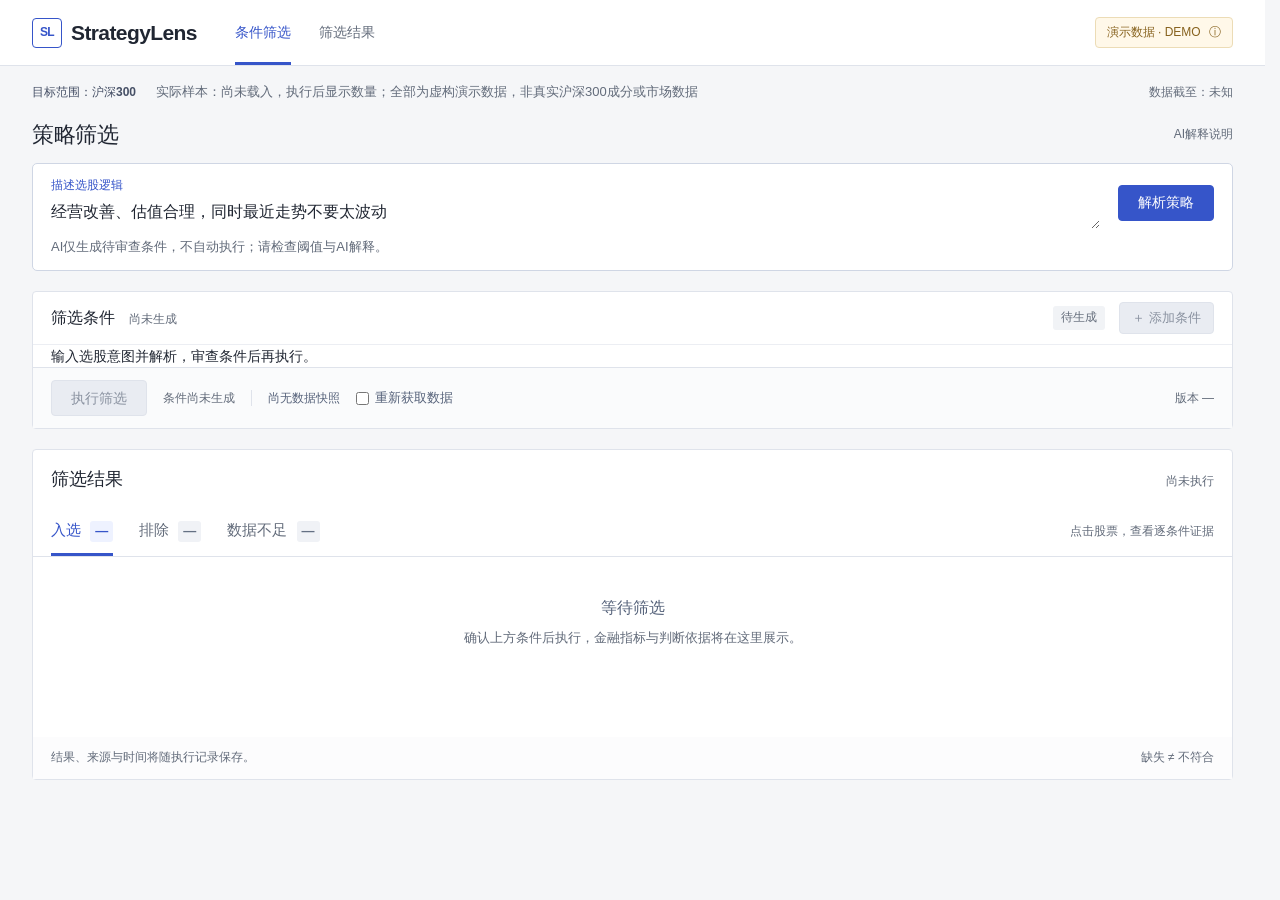
<file: index.html>
<!doctype html>
<html lang="zh-CN">
<head>
  <meta charset="utf-8">
  <meta name="viewport" content="width=device-width, initial-scale=1">
  <meta name="description" content="StrategyLens｜自然语言智能选股与策略解释器。检查条件、比较股票、追溯每一次筛选。">
  <title>StrategyLens｜自然语言智能选股与策略解释器</title>
  <link rel="stylesheet" href="/static/styles.css">
  <script src="/static/demo-api.js"></script>
  <script src="/static/ai-overlay.js"></script>
  <script src="/static/app.js" type="module"></script>
</head>
<body>
  <header class="topbar">
    <div class="shell topbar-inner">
      <a href="/" class="brand" aria-label="StrategyLens 首页"><span class="brand-mark" aria-hidden="true">SL</span><strong>StrategyLens</strong></a>
      <nav class="main-nav" aria-label="工作台导航"><a class="current" href="#strategy-title">条件筛选</a><a href="#results-title">筛选结果</a></nav>
      <button id="data-status" class="data-badge" aria-haspopup="dialog">读取数据状态…</button>
    </div>
  </header>
  <main class="shell workspace">
    <div class="data-context" aria-label="数据范围与时点"><span id="universe-label" class="target-universe">目标范围：沪深300</span><span id="scope-description">实际数据范围待确认</span><span id="as-of" class="as-of">数据截至：未知</span></div>
    <section class="command-section" aria-labelledby="workspace-title">
      <div class="workspace-heading"><h1 id="workspace-title">策略筛选</h1><button id="compiler-status" class="text-button" aria-haspopup="dialog" title="查看当前输入能力">固定模板说明</button></div>
      <form id="intent-form" class="intent-box">
        <label id="intent-label" for="intent">示例策略</label>
        <textarea id="intent" rows="2" maxlength="2000" required readonly aria-describedby="compiler-notice">经营改善、估值合理，同时最近走势不要太波动</textarea>
        <div class="intent-actions"><span id="compiler-notice">当前为固定模板，不解析任意自然语言。载入后可直接编辑条件。</span><button id="compile" type="submit" class="primary" disabled>载入示例策略</button></div>
      </form>
    </section>
    <section id="semantic-notice" class="inline-alert" aria-live="polite" hidden></section>
    <div id="patch-tools" hidden><form id="patch-form" class="action-bar"><label for="patch-intent">修改当前策略</label><input id="patch-intent" maxlength="2000" required placeholder="例如：PE改成20，其他不变"><button class="secondary" type="submit">解析修改</button></form><div id="patch-preview" class="inline-alert" hidden><div id="patch-summary"></div><button id="apply-patch" class="secondary">确认应用修改</button></div></div>
    <div id="message" class="inline-alert" role="alert" hidden></div>
    <section class="strategy-section" aria-labelledby="strategy-title">
      <div class="section-heading"><h2 id="strategy-title">筛选条件 <span id="condition-count" class="muted">尚未生成</span></h2><div class="section-tools"><span id="strategy-status" class="status">待生成</span><button id="add-condition" class="secondary small" disabled>＋ 添加条件</button></div></div>
      <div id="conditions" class="condition-list"><p class="empty-conditions">载入示例策略后，可编辑阈值、比较关系和启用状态。</p></div>
      <div id="conflicts" class="inline-alert" role="alert" hidden></div>
      <div class="action-bar"><button id="execute" class="primary" disabled>执行筛选</button><span id="save-state" class="save-state" role="status">条件尚未生成</span><span class="action-divider"></span><span id="snapshot-state" class="snapshot-state">尚无数据快照</span><label class="refresh-option"><input type="checkbox" id="refresh-data">重新获取数据</label><span id="strategy-meta" class="revision">版本 —</span></div>
    </section>
    <section class="results-section" aria-labelledby="results-title">
      <div class="results-heading"><h2 id="results-title">筛选结果 <small id="scope-caption">等待执行</small></h2><span id="result-version" class="muted">—</span></div>
      <div id="stale" class="notice" role="status" hidden></div>
      <div id="run-state" class="run-state" role="status" hidden></div>
      <div id="diff" class="change-summary" hidden></div>
      <div class="result-navigation"><div class="tabs" role="tablist" aria-label="股票筛选状态"><button id="tab-selected" class="tab active" role="tab" aria-selected="true" aria-controls="results-list" data-tab="selected">入选 <span id="count-selected">—</span></button><button id="tab-excluded" class="tab" role="tab" aria-selected="false" aria-controls="results-list" data-tab="excluded">排除 <span id="count-excluded">—</span></button><button id="tab-unknown" class="tab" role="tab" aria-selected="false" aria-controls="results-list" data-tab="unknown">数据不足 <span id="count-unknown">—</span></button></div><span class="table-hint">点击股票，查看逐条件证据</span></div>
      <div id="results-list" class="table-viewport" role="tabpanel" tabindex="0" aria-labelledby="tab-selected"><div class="empty-results"><h3>等待筛选</h3><p>确认上方条件后执行。结果将在这里逐项展示。</p></div></div>
      <footer class="result-footer"><span id="execution-meta">结果、数据来源与时间将随执行记录保存。</span><span>缺失 ≠ 不符合</span></footer>
    </section>
  </main>
  <dialog id="drawer" class="evidence-drawer" aria-labelledby="drawer-title"><div class="drawer-header"><div><span class="eyebrow">条件判断依据</span><h2 id="drawer-title"></h2><div id="drawer-subtitle" class="muted"></div></div><button id="close-drawer" class="icon-button" aria-label="关闭详情">×</button></div><div id="drawer-content"></div></dialog>
  <dialog id="condition-dialog" class="compact-dialog" aria-labelledby="add-title"><form id="add-form"><div class="dialog-heading"><h2 id="add-title">添加筛选条件</h2><button type="button" class="icon-button" data-close="condition-dialog" aria-label="关闭添加条件">×</button></div><label for="new-metric">指标</label><select id="new-metric"></select><div class="new-threshold"><div><label for="new-operator">关系</label><select id="new-operator"><option>&gt;</option><option>&gt;=</option><option selected>&lt;</option><option>&lt;=</option><option>==</option></select></div><div><label for="new-value">阈值 <span id="new-unit">倍</span></label><input id="new-value" type="number" step="any" required value="30"></div></div><p class="dialog-note">仅使用当前四项指标。相同指标可设置多个约束，冲突时会阻止执行。</p><button type="submit" class="primary">添加到当前策略</button></form></dialog>
  <dialog id="condition-details" class="compact-dialog" aria-labelledby="origin-title"><div class="dialog-heading"><h2 id="origin-title">条件说明</h2><button class="icon-button" data-close="condition-details" aria-label="关闭条件说明">×</button></div><div id="origin-content"></div></dialog>
  <dialog id="data-dialog" class="compact-dialog data-dialog" aria-labelledby="data-title"><div class="dialog-heading"><h2 id="data-title">数据来源与执行状态</h2><button class="icon-button" data-close="data-dialog" aria-label="关闭数据说明">×</button></div><div id="data-content"></div></dialog>
</body>
</html>
</file>
<file: static/styles.css>
:root {
  --brand:#3655c9; --brand-hover:#2945ae; --brand-soft:#eef2ff;
  --page:#f5f6f8; --surface:#fff; --surface-soft:#f7f8fa;
  --line:#dfe3eb; --divider:#eceef3;
  --text:#202632; --muted:#626b7a; --subtle:#7b8493;
  --pass:#3655c9; --fail:#545f70; --unknown:#91651a;
  font-family:"Segoe UI","PingFang SC","Microsoft YaHei",sans-serif;
  color:var(--text); background:var(--page); font-synthesis:none;
}
* {box-sizing:border-box}
html {scrollbar-gutter:stable}
body {margin:0;font-size:14px;line-height:1.6}
body:has(dialog[open]) {overflow:hidden}
button,input,select,textarea {font:inherit}
button {cursor:pointer;border:0}
button,input,select,textarea {border-radius:4px}
a {color:var(--brand);text-decoration:none}
[hidden] {display:none!important}
h1,h2,h3,p {margin:0}
input,select,textarea {color:var(--text);background:var(--surface);border:1px solid #cdd3df}
button:focus-visible,a:focus-visible,input:focus-visible,select:focus-visible,textarea:focus-visible,tr:focus-visible,summary:focus-visible {outline:2px solid #7389df;outline-offset:3px}
button:disabled {cursor:not-allowed;background:#e9ecf2!important;color:#8a92a0!important;border-color:#dfe3eb!important}
.shell {width:calc(100% - 64px);max-width:1440px;margin:0 auto}
.topbar {height:66px;background:var(--surface);border-bottom:1px solid var(--line)}
.topbar-inner {height:100%;display:flex;align-items:center;gap:38px}
.brand {display:flex;align-items:center;gap:9px;color:var(--text);white-space:nowrap;font-size:21px;letter-spacing:-.6px}
.brand strong {font-weight:650}
.brand-mark {display:grid;place-items:center;width:30px;height:30px;border:1.5px solid var(--brand);border-radius:4px;color:var(--brand);font-size:12px;font-weight:700;letter-spacing:-.7px}
.main-nav {display:flex;align-self:stretch;gap:28px}
.main-nav a {display:flex;align-items:center;color:var(--muted);border-bottom:3px solid transparent;padding:3px 0 0}
.main-nav a.current {color:var(--brand);border-bottom-color:var(--brand);font-weight:600}
.data-badge {margin-left:auto;background:#f0f3fa;color:#435b85;border:1px solid #d9e1ee;padding:5px 11px;font-size:12px;white-space:nowrap}
.data-badge.demo {background:#fff8e9;color:#87621e;border-color:#ecdcb6}
.data-badge::after {content:" ⓘ";margin-left:5px}
.workspace {padding:0 0 32px}
.data-context {display:flex;align-items:center;gap:12px 20px;flex-wrap:wrap;padding:15px 0;color:var(--muted);font-size:12px;line-height:1.7}
.target-universe {font-weight:600;color:#465066;white-space:nowrap}
#scope-description {font-size:13px}
.as-of {margin-left:auto;white-space:nowrap;font-variant-numeric:tabular-nums}
.command-section {margin-bottom:20px}
.workspace-heading {display:flex;align-items:center;justify-content:space-between;margin:0 0 12px;gap:12px}
h1 {font-size:22px;line-height:1.5;font-weight:600;letter-spacing:-.3px}
.text-button {padding:4px 0;color:var(--muted);font-size:12px;background:none;white-space:nowrap}
.text-button:hover {color:var(--brand)}
.intent-box {display:grid;grid-template-columns:minmax(0,1fr) auto;gap:4px 18px;background:var(--surface);border:1px solid #cfd6e4;border-radius:5px;padding:12px 18px}
.intent-box:focus-within {border-color:#8a9ce0}
.intent-box>label {grid-column:1;grid-row:1;display:block;color:var(--brand);font-size:12px;font-weight:600}
.intent-box textarea {grid-column:1;grid-row:2;display:block;border:0;border-radius:0;width:100%;resize:vertical;min-height:30px;height:30px;padding:0;font-size:16px;line-height:1.65;outline-offset:1px}
.intent-box textarea[readonly] {resize:none;cursor:default}
.intent-actions {display:contents}
#compile {grid-column:2;grid-row:1/3;align-self:center}
#compiler-notice {grid-column:1/-1;grid-row:3;font-size:13px;color:var(--muted);min-width:0;margin-top:4px}
.primary {height:36px;padding:0 19px;font-weight:600;font-size:14px;color:#fff;background:var(--brand);border:1px solid var(--brand);white-space:nowrap}
.primary:hover:not(:disabled) {background:var(--brand-hover);border-color:var(--brand-hover)}
.secondary {border:1px solid #cfd6e1;background:#fff;color:#465368;padding:5px 12px;height:32px;font-size:13px}
.secondary:hover:not(:disabled) {color:var(--brand);border-color:#95a4d9;background:#fafbff}
.muted {color:var(--muted);font-size:12px;font-weight:400}
.strategy-section {background:#fff;border:1px solid var(--line);margin-bottom:20px;border-radius:4px}
.section-heading {display:flex;align-items:center;justify-content:space-between;padding:10px 18px;border-bottom:1px solid var(--divider);gap:12px}
h2 {font-size:16px;font-weight:600}
#condition-count {margin-left:10px}
.section-tools {display:flex;align-items:center;gap:14px}
.status {font-size:12px;color:#646d7b;background:#f1f3f6;padding:2px 8px;border-radius:3px;white-space:nowrap}
.status.executed,.status.validated {color:var(--brand);background:var(--brand-soft)}
.status.stale {color:var(--unknown);background:#fff7e5}
.condition-list {display:grid;grid-template-columns:repeat(2,minmax(0,1fr));padding:0 18px;gap:28px}
.condition-group {min-width:0;padding:10px 0 8px}
.condition-group+ .condition-group {border-left:1px solid var(--divider);padding-left:24px}
.group-heading {display:flex;align-items:center;gap:8px;font-size:14px;font-weight:600;margin-bottom:6px;color:#465066}
.group-heading::before {content:"";height:12px;width:3px;background:#a5b2df;border-radius:1px}
.condition-row {display:grid;grid-template-columns:16px minmax(140px,1fr) 64px 94px 22px 28px 28px;align-items:center;gap:8px;min-height:48px;border-bottom:1px solid var(--divider)}
.condition-row:last-child {border-bottom:0}
.condition-row input[type=checkbox] {width:14px;height:14px;margin:0;accent-color:var(--brand)}
.metric-name {font-size:14px;white-space:nowrap}
.operator,.threshold {height:32px;width:100%;padding:3px 7px;font-size:14px;font-variant-numeric:tabular-nums}
.threshold {text-align:right}
.unit {font-size:13px;color:var(--muted)}
.condition-row.disabled .metric-name {color:var(--subtle);text-decoration:line-through;text-decoration-color:#b9c0cc}
.condition-row.disabled .operator,.condition-row.disabled .threshold,.condition-row.disabled .unit {color:var(--subtle);background:#f8f9fb}
.origin-button {border:0;background:transparent;color:#778399;font-size:14px;padding:4px;line-height:1.2}
.origin-button:hover {color:var(--brand);background:var(--brand-soft)}
.origin-button.ai {color:#6554a3}
.icon-button {color:#737e8f;background:transparent;font-size:22px;line-height:1;padding:3px 6px}
.icon-button:hover {color:var(--brand);background:var(--brand-soft)}
.empty-conditions {color:var(--muted);font-size:14px;padding:20px 0;grid-column:1/-1}
.action-bar {border-top:1px solid var(--line);background:#fafbfc;padding:12px 18px;display:flex;align-items:center;flex-wrap:wrap;gap:12px 16px}
.save-state {font-size:12px;color:var(--muted);min-width:72px}
.save-state.dirty {color:var(--unknown)}
.action-divider {height:16px;width:1px;background:var(--line)}
.snapshot-state {font-size:12px;color:#56627a;font-variant-numeric:tabular-nums}
.refresh-option {display:flex;align-items:center;gap:6px;white-space:nowrap;font-size:13px;color:#56627a}
.refresh-option input {margin:0;accent-color:var(--brand)}
.revision {margin-left:auto;font-size:12px;color:var(--muted);font-variant-numeric:tabular-nums;white-space:nowrap}
.inline-alert {padding:10px 14px;border:1px solid #e4d3b2;background:#fff9ee;color:#84601e;border-radius:3px;margin-bottom:14px;font-size:13px;overflow-wrap:anywhere}
#conflicts {margin:0 18px 12px}
.results-section {background:#fff;border:1px solid var(--line);border-radius:4px}
.results-heading {display:flex;align-items:baseline;justify-content:space-between;padding:15px 18px 12px;gap:12px}
.results-heading h2 {font-size:18px}
.results-heading small {margin-left:12px;color:var(--muted);font-weight:400;font-size:12px}
.notice {padding:10px 18px;background:#fff9ec;color:#86601e;border-top:1px solid #eee0c5;border-bottom:1px solid #eee0c5;font-size:13px}
.run-state {padding:0 18px 10px;font-size:13px;color:#526583}
.run-state.failed,.run-state.partial_failure {color:var(--unknown)}
.change-summary {display:flex;align-items:center;flex-wrap:wrap;gap:5px 18px;padding:11px 18px;background:#fafbff;border-top:1px solid var(--divider);border-bottom:1px solid var(--divider);font-size:13px}
.change-title {color:#425476;overflow-wrap:anywhere}
.delta-count {font-weight:600;font-variant-numeric:tabular-nums;color:#30436d}
.attribution {flex-basis:100%;color:var(--muted);font-size:12px}
.attribution.warning {color:var(--unknown)}
.change-summary details {font-size:12px;color:#53627a}
.change-summary details p {padding:6px 0;line-height:1.8}
.result-navigation {display:flex;align-items:center;justify-content:space-between;padding:0 18px;border-bottom:1px solid var(--line);gap:14px}
.tabs {display:flex;gap:26px}
.tab {padding:12px 0 11px;background:none;color:var(--muted);font-size:15px;border-radius:0;border-bottom:3px solid transparent;white-space:nowrap}
.tab.active {color:var(--brand);border-bottom-color:var(--brand);font-weight:600}
.tab span {display:inline-block;margin-left:5px;min-width:21px;font-size:13px;font-weight:600;background:#f0f2f6;color:#647083;border-radius:3px;padding:0 5px;font-variant-numeric:tabular-nums}
.tab.active span {background:var(--brand-soft);color:var(--brand)}
.table-hint {font-size:12px;color:var(--muted)}
.table-viewport {width:100%;overflow-x:auto;min-height:180px}
table {border-collapse:collapse;width:100%;min-width:1240px;table-layout:fixed;font-size:14px}
th {height:44px;padding:9px 12px;background:var(--surface-soft);font-size:12px;font-weight:500;color:#586275;text-align:left;border-bottom:1px solid var(--line);white-space:nowrap}
td {min-height:48px;height:48px;padding:11px 12px;border-bottom:1px solid var(--divider);vertical-align:middle;line-height:1.65}
th:first-child {width:143px} th:nth-child(2) {width:100px} th:nth-child(3),th:nth-child(4) {width:124px} th:nth-child(5) {width:105px} th:nth-child(6) {width:157px} th:nth-child(7) {width:92px} th:nth-child(8) {width:94px}
.numeric,.check-ratio {text-align:right;font-variant-numeric:tabular-nums;font-feature-settings:"tnum";font-family:Consolas,"SFMono-Regular","Microsoft YaHei",monospace}
th.numeric {font-family:inherit}
td.numeric {color:#2d3543;letter-spacing:.1px}
td.numeric.fail {font-weight:600} td.numeric.unknown {color:var(--unknown)}
.stock-open {background:none;color:#263b66;font-weight:600;padding:0;text-align:left;font-size:14px}
.stock-open:hover {text-decoration:underline}
.stock-code {font-family:Consolas,monospace;font-size:13px;color:#707c8e;letter-spacing:.15px}
.check-ratio {color:#5d697d;font-size:13px}
.reason-cell {font-size:13px;color:#59667a;overflow-wrap:anywhere}
.result-status {font-size:12px;padding:3px 7px;border-radius:3px;white-space:nowrap}
.result-status.selected {color:var(--pass);background:var(--brand-soft)}
.result-status.excluded {color:var(--fail);background:#f0f2f5}
.result-status.unknown {color:var(--unknown);background:#fff6e2}
tbody tr {cursor:pointer}
tbody tr:hover {background:#f5f7ff}
tbody tr.is-selected {background:var(--brand-soft)}
.empty-results {padding:38px 24px;color:var(--muted);text-align:center}
.empty-results h3 {font-size:16px;font-weight:500;color:#55627a;margin-bottom:7px}
.empty-results p {font-size:13px}
.result-footer {padding:10px 18px;display:flex;align-items:center;justify-content:space-between;gap:12px;color:var(--muted);font-size:12px;background:#fcfcfd;line-height:1.8}
.result-footer>span:last-child {white-space:nowrap}
dialog {border:1px solid var(--line);border-radius:6px;color:var(--text);padding:0;background:#fff}
dialog::backdrop {background:rgba(28,36,54,.28)}
.compact-dialog {width:min(580px,calc(100% - 32px));max-height:85vh;overflow-y:auto;padding:22px}
.dialog-heading {display:flex;align-items:center;justify-content:space-between;gap:12px;margin-bottom:18px}
.dialog-heading h2 {font-size:18px}
.compact-dialog label {display:block;font-size:13px;color:#53627a;margin-bottom:6px}
.compact-dialog select,.compact-dialog input {width:100%;height:36px;padding:4px 9px}
.new-threshold {display:grid;grid-template-columns:1fr 1fr;gap:16px;margin-top:14px}
.dialog-note {font-size:13px;line-height:1.8;color:var(--muted);margin:14px 0}
.compact-dialog p {margin:10px 0;font-size:14px}
.source-label {font-size:12px;background:var(--brand-soft);color:var(--brand);padding:3px 7px;border-radius:3px}
.evidence-drawer {position:fixed;top:0;right:0;bottom:0;left:auto;margin:0;width:min(580px,100vw);max-width:100vw;height:100dvh;max-height:100dvh;border:0;border-left:1px solid var(--line);border-radius:0;overflow-y:auto;padding:0 22px 24px}
.drawer-header {position:sticky;top:0;z-index:1;background:#fff;display:flex;align-items:flex-start;justify-content:space-between;padding:21px 0 17px;border-bottom:1px solid var(--line);gap:14px}
.eyebrow {font-size:12px;color:var(--muted)}
.drawer-header h2 {font-size:22px;margin:2px 0 4px}
.drawer-summary {font-size:14px;color:#425573;background:#f4f6fb;margin:16px 0 0;padding:10px 12px;border-left:2px solid #8da2d4}
.drawer-summary.warning {background:#fff8e9;color:var(--unknown)}
.evidence-item {padding:20px 0;border-bottom:1px solid var(--line)}
.evidence-title {display:flex;align-items:center;justify-content:space-between;gap:12px}
.evidence-title h3 {font-size:15px;font-weight:600}
.check-status {font-size:12px;padding:2px 6px;border-radius:3px;white-space:nowrap}
.check-status.pass {color:var(--pass);background:var(--brand-soft)}
.check-status.fail {color:var(--fail);background:#f0f2f5}
.check-status.unknown {color:var(--unknown);background:#fff6e2}
.evidence-values {display:grid;grid-template-columns:1fr 1fr;gap:16px;margin:13px 0}
.evidence-values small {display:block;font-size:12px;color:var(--muted);margin-bottom:3px}
.evidence-values strong {font-family:Consolas,"Microsoft YaHei",monospace;font-size:20px;font-weight:500;font-variant-numeric:tabular-nums;overflow-wrap:anywhere}
.evidence-reason {font-size:14px;line-height:1.8;color:#4a576d}
.evidence-date {font-size:12px;color:var(--muted);margin-top:8px;line-height:1.8}
.evidence-item details {font-size:12px;color:#57667d;margin-top:12px}
summary {cursor:pointer;list-style-position:inside}
dl {display:grid;grid-template-columns:130px minmax(0,1fr);gap:8px 12px;margin:14px 0;font-size:12px;line-height:1.7}
dt {color:var(--muted)} dd {margin:0;overflow-wrap:anywhere}
pre {white-space:pre-wrap;overflow-wrap:anywhere;background:#f5f6f9;padding:12px;font-size:12px;color:#4c5a71;line-height:1.7}
.drawer-footnote {font-size:12px;line-height:1.8;color:var(--muted);padding:16px 0}
.sr-only {position:absolute;width:1px;height:1px;overflow:hidden;clip:rect(0,0,0,0)}
@media (max-width:1100px) {
  .shell {width:calc(100% - 40px)}
  .condition-list {gap:18px}
  .condition-group+.condition-group {padding-left:18px}
  .condition-row {grid-template-columns:16px minmax(110px,1fr) 58px 76px 18px 24px 24px;gap:6px}
  .metric-name {font-size:13px}
  .as-of {margin-left:0}
}
@media (max-width:850px) {
  .condition-list {grid-template-columns:1fr;gap:0}
  .condition-group+.condition-group {border-left:0;border-top:1px solid var(--line);padding-left:0}
  .condition-row {grid-template-columns:16px minmax(140px,1fr) 64px 94px 22px 28px 28px;gap:8px}
  .metric-name {font-size:14px}
  .topbar-inner {gap:22px}
  .main-nav {gap:16px}
  .data-context {gap:6px 16px}
}
@media (max-width:600px) {
  .shell {width:calc(100% - 24px)}
  .topbar {height:auto;min-height:62px}
  .topbar-inner {flex-wrap:wrap;gap:0 14px;padding:12px 0 0}
  .brand {font-size:19px}
  .brand-mark {width:26px;height:26px;font-size:11px}
  .data-badge {font-size:11px;padding:4px 7px}
  .main-nav {order:3;flex-basis:100%;height:44px;gap:24px}
  .main-nav a {font-size:13px;padding-top:7px}
  .data-context {padding:12px 0;align-items:flex-start;font-size:12px;gap:4px 12px}
  #scope-description {flex-basis:100%;font-size:12px;order:3}
  .as-of {margin-left:auto}
  h1 {font-size:19px}
  .workspace-heading {align-items:flex-start;margin-bottom:9px}
  .text-button {font-size:11px}
  .intent-box {padding:12px;grid-template-columns:minmax(0,1fr)}
  .intent-box textarea {height:66px;min-height:66px;font-size:15px}
  #compiler-notice {font-size:12px}
  #compile {grid-column:1;grid-row:4;justify-self:end;margin-top:6px}
  .section-heading {padding:12px;align-items:flex-start;gap:8px}
  .section-heading h2 {font-size:15px}
  #condition-count {display:block;margin-left:0;margin-top:2px}
  .section-tools {gap:8px}
  .secondary {font-size:12px;padding:4px 8px}
  .status {font-size:11px}
  .condition-list {padding:0 12px}
  .condition-row {grid-template-columns:20px 76px minmax(70px,1fr) 26px 28px 28px;column-gap:8px;row-gap:6px;padding:11px 0}
  .condition-row input[type=checkbox] {grid-column:1;grid-row:1}
  .metric-name {grid-column:2/5;grid-row:1}
  .origin-button {grid-column:5;grid-row:1}
  .condition-row>[data-delete] {grid-column:6;grid-row:1}
  .operator {grid-column:2;grid-row:2}
  .threshold {grid-column:3;grid-row:2}
  .unit {grid-column:4;grid-row:2}
  .action-bar {padding:12px;gap:10px 12px}
  .action-divider {display:none}
  .snapshot-state {order:5;flex-basis:100%}
  .refresh-option {order:6}
  .revision {order:7}
  .results-heading {padding:13px 12px;align-items:flex-start}
  .results-heading h2 {font-size:17px}
  .results-heading small {display:block;margin:3px 0 0}
  .result-navigation {padding:0 12px;display:block}
  .tabs {justify-content:space-between;gap:18px}
  .tab {font-size:14px;padding-top:10px}
  .table-hint {display:block;font-size:12px;padding-bottom:8px}
  .table-hint::before {content:"横向滑动查看其余指标。"}
  .change-summary {padding:10px 12px;font-size:12px;gap:5px 12px}
  .result-footer {padding:10px 12px;flex-wrap:wrap;font-size:11px;gap:4px}
  .evidence-drawer {padding:0 16px 16px}
  .drawer-header h2 {font-size:20px}
  .evidence-values strong {font-size:18px}
  dl {grid-template-columns:112px minmax(0,1fr);gap:7px 8px}
}

#semantic-notice {white-space:pre-line} #patch-tools {margin-bottom:14px} #patch-intent {flex:1;min-width:150px;height:34px;padding:4px 8px} .origin-button.ai {font-size:10px;padding:0;white-space:normal}
</file>
